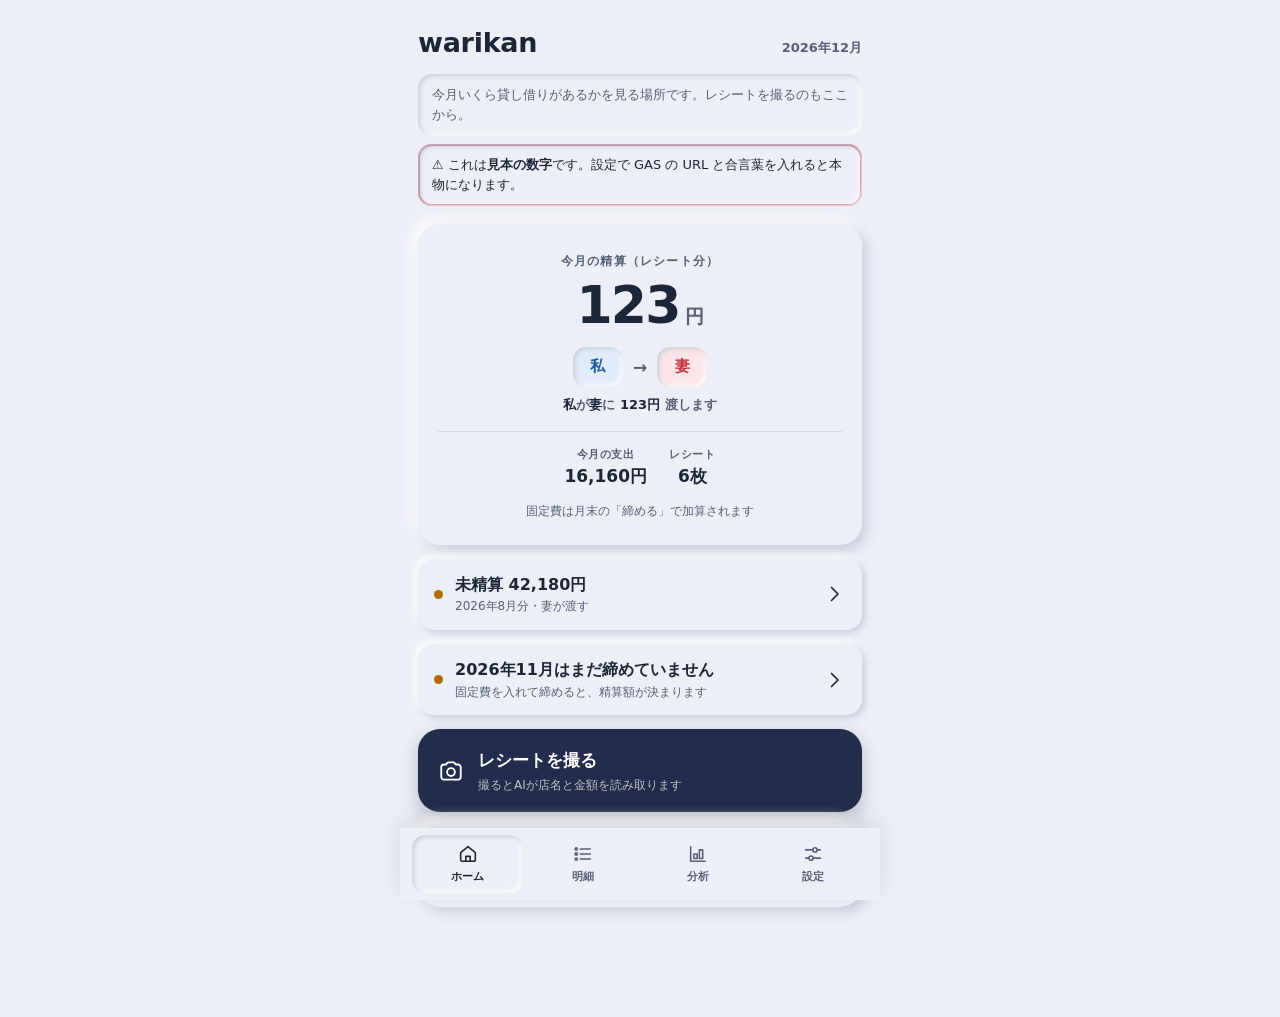
<file: index.html>
<!DOCTYPE html>
<html lang="ja">
<head>
  <meta charset="UTF-8">
  <meta name="viewport" content="width=device-width, initial-scale=1, viewport-fit=cover">
  <meta name="color-scheme" content="light dark">
  <title>warikan</title>
  <meta name="apple-mobile-web-app-title" content="warikan">
  <!-- アイコン（外部ファイルを増やさないよう SVG を直接書く）-->
  <link rel="icon" href="data:image/svg+xml,%3Csvg xmlns='http://www.w3.org/2000/svg' viewBox='0 0 32 32'%3E%3Crect width='32' height='32' rx='8' fill='%23232c4a'/%3E%3Cpath d='M16 5v22M9 11h14M9 21h14' stroke='%23fff' stroke-width='2.6' stroke-linecap='round'/%3E%3C/svg%3E">
  <link rel="stylesheet" href="style.css">
</head>
<body>

<svg class="sprite" aria-hidden="true">
  <symbol id="i-camera" viewBox="0 0 24 24"><path d="M3 8.6A2.6 2.6 0 0 1 5.6 6h1.5a1 1 0 0 0 .82-.43l.93-1.34A1 1 0 0 1 9.67 4h4.66a1 1 0 0 1 .82.43l.93 1.34A1 1 0 0 0 16.9 6h1.5A2.6 2.6 0 0 1 21 8.6v8.8a2.6 2.6 0 0 1-2.6 2.6H5.6A2.6 2.6 0 0 1 3 17.4z"/><circle cx="12" cy="13" r="3.6"/></symbol>
  <symbol id="i-pen" viewBox="0 0 24 24"><path d="M16.4 4.6a2.2 2.2 0 0 1 3.1 3.1L8.2 19l-4.2 1.1L5.1 16z"/><path d="M14.6 6.4 17.8 9.6"/></symbol>
  <symbol id="i-home" viewBox="0 0 24 24"><path d="M4 10.4 12 4l8 6.4v8.2A1.4 1.4 0 0 1 18.6 20H5.4A1.4 1.4 0 0 1 4 18.6z"/><path d="M9.6 20v-5.4h4.8V20"/></symbol>
  <symbol id="i-list" viewBox="0 0 24 24"><path d="M9 6.5h11M9 12h11M9 17.5h11"/><circle cx="4.6" cy="6.5" r="1.2"/><circle cx="4.6" cy="12" r="1.2"/><circle cx="4.6" cy="17.5" r="1.2"/></symbol>
  <symbol id="i-chart" viewBox="0 0 24 24"><path d="M4 20V4"/><path d="M4 20h16"/><rect x="7.5" y="12" width="3.6" height="5"/><rect x="13.5" y="7.5" width="3.6" height="9.5"/></symbol>
  <symbol id="i-cog" viewBox="0 0 24 24"><path d="M4 7.5h8M16.5 7.5H20M4 16.5h3.5M12 16.5h8"/><circle cx="14.2" cy="7.5" r="2.3"/><circle cx="9.8" cy="16.5" r="2.3"/></symbol>
  <symbol id="i-back" viewBox="0 0 24 24"><path d="M14.5 5.5 8 12l6.5 6.5"/></symbol>
  <symbol id="i-plus" viewBox="0 0 24 24"><path d="M12 5.5v13M5.5 12h13"/></symbol>
  <symbol id="i-send" viewBox="0 0 24 24"><path d="M4.5 12 20 4.6l-3.1 15.2-4.6-4.2z"/><path d="M12.3 15.6 9 19v-4.4L20 4.6"/></symbol>
  <symbol id="i-lock" viewBox="0 0 24 24"><rect x="4" y="10.2" width="16" height="9.8" rx="2.3"/><path d="M8.2 10.2V7.6a3.8 3.8 0 0 1 7.6 0v2.6"/></symbol>
  <symbol id="i-check" viewBox="0 0 24 24"><path d="M5 12.5 10 17.5 19 7"/></symbol>
  <symbol id="i-sync" viewBox="0 0 24 24"><path d="M20 12a8 8 0 1 1-2.35-5.65"/><path d="M20 4v4.6h-4.6"/></symbol>
  <symbol id="i-swap" viewBox="0 0 24 24"><path d="M4.5 8.5h14l-4-4M19.5 15.5h-14l4 4"/></symbol>
</svg>

<!-- ① ホーム -->
<section id="v-home" class="view">
  <header class="apphead"><h1 class="logo">warikan</h1><span class="month" id="home-month"></span></header>
  <p class="purpose">今月いくら貸し借りがあるかを見る場所です。レシートを撮るのもここから。</p>
  <p class="purpose warn" id="home-demo" hidden>⚠️ これは<b>見本の数字</b>です。設定で GAS の URL と合言葉を入れると本物になります。</p>

  <div class="hero raised">
    <p class="hero-label">今月の精算（レシート分）</p>
    <p class="hero-amount"><span id="home-amount">0</span><span class="unit">円</span></p>
    <div class="hero-flow" id="home-flow"></div>
    <p class="flow-words" id="home-words"></p>
    <div class="hero-mini">
      <div><span class="k">今月の支出</span><b id="home-spend">0円</b></div>
      <div><span class="k">レシート</span><b id="home-count">0枚</b></div>
    </div>
    <p class="hero-note">固定費は月末の「締める」で加算されます</p>
  </div>

  <button class="notice" id="home-unpaid" data-go="settle" hidden>
    <span class="notice-dot"></span>
    <span class="grow">未精算 <b id="unpaid-amt"></b><small id="unpaid-sub"></small></span>
    <svg class="ico flip"><use href="#i-back"/></svg>
  </button>

  <button class="notice" id="home-close" hidden>
    <span class="notice-dot"></span>
    <span class="grow"><span id="close-txt"></span><small>固定費を入れて締めると、精算額が決まります</small></span>
    <svg class="ico flip"><use href="#i-back"/></svg>
  </button>

  <label class="action primary">
    <svg class="ico"><use href="#i-camera"/></svg>
    <span class="action-txt">レシートを撮る<small>撮るとAIが店名と金額を読み取ります</small></span>
    <input type="file" id="camera" accept="image/*" capture="environment" hidden>
  </label>
  <button class="action" data-go="manual">
    <svg class="ico"><use href="#i-pen"/></svg>
    <span class="action-txt">金額だけ入力<small>レシートがない立て替え・現金用</small></span>
  </button>
</section>

<!-- ② 確認・仕訳 -->
<section id="v-review" class="view" hidden>
  <header class="subhead"><button class="iconbtn" id="r-back" data-go="home"><svg class="ico"><use href="#i-back"/></svg></button><h2 id="r-title">確認・仕訳</h2></header>
  <p class="purpose"><b>AI の読み取りを確かめて直す</b>場所です。品目ごとに 共通 → <span data-name="me">私</span> → <span data-name="wife">妻</span> をタップで選べます。</p>

  <button class="shot" id="r-shot" type="button">
    <img id="r-photo" alt="レシートの写真">
    <span class="shot-txt" id="noitems-txt"></span>
  </button>

  <div class="card">
    <div class="field-grid">
      <label class="field"><span>合計</span><input class="big" type="number" id="r-total" inputmode="numeric" placeholder="0"></label>
      <label class="field"><span>誰が払った？</span><button class="pill" id="r-payer" type="button">私</button></label>
    </div>
    <label class="field" style="margin:0"><span>店名</span><input type="text" id="r-store"></label>
    <label class="field" style="margin:12px 0 0"><span>日付</span><input type="date" id="r-date"></label>
  </div>

  <div class="card">
    <div class="track"><span class="seg common" id="sg-common"></span><span class="seg me" id="sg-me"></span><span class="seg wife" id="sg-wife"></span></div>
    <ul class="legend">
      <li><i class="dot common"></i>共通 <b id="sm-common">0円</b></li>
      <li><i class="dot me"></i><span data-name="me">私</span> <b id="sm-me">0円</b></li>
      <li><i class="dot wife"></i><span data-name="wife">妻</span> <b id="sm-wife">0円</b></li>
    </ul>
  </div>

  <div class="bulk" id="bulk">
    <span class="bulk-label">まとめて</span>
    <button type="button" data-bulk="common">全部 共通</button>
    <button type="button" data-bulk="me">全部 <span data-name="me">私</span></button>
    <button type="button" data-bulk="wife">全部 <span data-name="wife">妻</span></button>
  </div>

  <ul id="r-rows" class="rows compact"></ul>
  <button class="ghost" id="add-row"><svg class="ico"><use href="#i-plus"/></svg><span id="add-row-txt">行を追加</span></button>

  <div class="actionbar"><button class="submit" id="r-send"><svg class="ico"><use href="#i-send"/></svg>送る</button></div>
</section>

<!-- ②' 金額だけ入力 -->
<section id="v-manual" class="view" hidden>
  <header class="subhead"><button class="iconbtn" data-go="home"><svg class="ico"><use href="#i-back"/></svg></button><h2>金額だけ入力</h2></header>
  <p class="purpose">レシートがない立て替えや現金払いを、1 行だけで記録する場所です。</p>
  <div class="card">
    <label class="field"><span>金額</span><input type="number" id="m-amount" inputmode="numeric" placeholder="0"></label>
    <label class="field"><span>メモ</span><input type="text" id="m-memo" placeholder="例：ランチ立て替え"></label>
    <label class="field"><span>日付</span><input type="date" id="m-date"></label>
    <div class="field-grid">
      <label class="field"><span>費目</span><select id="m-cat"></select></label>
      <label class="field"><span>誰が払った？</span><button class="pill" id="m-payer" type="button" data-p="me">私</button></label>
    </div>
    <p class="sec-label" style="margin-top:6px">誰の分？</p>
    <div class="row common" id="m-row" style="margin:0">
      <div class="r-bot"><button class="share" id="m-share" type="button">共通<svg class="ico swap"><use href="#i-swap"/></svg></button></div>
    </div>
  </div>
  <div class="actionbar"><button class="submit" id="m-send"><svg class="ico"><use href="#i-send"/></svg>送る</button></div>
</section>

<!-- ③ 明細（レシート単位） -->
<section id="v-list" class="view" hidden>
  <header class="apphead"><h1 class="logo">明細</h1></header>
  <p class="purpose">登録したレシートを月ごとに見る場所です。カードを押すと<b>写真と中身</b>が開きます。</p>
  <div class="notice" id="demo-banner" hidden>
    <span class="notice-dot"></span>
    <span class="grow">デモのデータです<small>設定で GAS の URL と合言葉を入れると本物になります</small></span>
  </div>
  <div class="list-top">
    <div class="monthnav">
      <button type="button" id="prev-m" aria-label="前の月"><svg class="ico"><use href="#i-back"/></svg></button>
      <span class="mcenter"><span id="list-month"></span><small id="list-sum"></small></span>
      <button type="button" id="next-m" aria-label="次の月"><svg class="ico flip"><use href="#i-back"/></svg></button>
      <button type="button" id="refresh-m" aria-label="最新を取りに行く"><svg class="ico"><use href="#i-sync"/></svg></button>
    </div>
    <button class="closebar" data-go="close" type="button">
      <svg class="ico"><use href="#i-lock"/></svg>
      <span class="grow"><b id="list-close-txt">この月を締める</b><small id="list-close-sub">固定費を足して精算額を確定</small></span>
      <svg class="ico flip"><use href="#i-back"/></svg>
    </button>
  </div>
  <p class="sync" id="list-sync" hidden>最新を確認しています…</p>
  <div class="card">
    <div class="track"><span class="seg common" id="lg-common"></span><span class="seg me" id="lg-me"></span><span class="seg wife" id="lg-wife"></span></div>
    <ul class="legend">
      <li><i class="dot common"></i>共通 <b id="lm-common">0円</b></li>
      <li><i class="dot me"></i><span data-name="me">私</span> <b id="lm-me">0円</b></li>
      <li><i class="dot wife"></i><span data-name="wife">妻</span> <b id="lm-wife">0円</b></li>
    </ul>
    <div class="paidby">
      <div><span class="k me"><span data-name="me">私</span>が払った</span><b id="paid-me">0円</b></div>
      <div><span class="k wife"><span data-name="wife">妻</span>が払った</span><b id="paid-wife">0円</b></div>
    </div>
    <p class="paidby-note">レシート分だけの金額です。固定費は含みません</p>
  </div>
  <div class="card" id="lfx-card">
    <button class="fx-head" id="lfx-head" type="button" aria-expanded="false">
      <span class="caret">▶</span><span class="grow">この月の固定費</span><span class="fx-count" id="lfx-count"></span>
    </button>
    <div id="lfx-body" hidden>
      <p class="hint">金額を入れるとチェックが付きます。払わない月は 0 を入れてください。📷 で請求書などの写真も付けられます</p>
      <div id="lfx-list"></div>
    </div>
    <input type="file" id="lfx-file" accept="image/*" hidden>
  </div>
  <div id="list-cards"></div>
</section>

<!-- ④ レシート詳細 -->
<section id="v-detail" class="view" hidden>
  <header class="subhead"><button class="iconbtn" data-go="list"><svg class="ico"><use href="#i-back"/></svg></button><h2 id="d-title">レシート</h2></header>
  <p class="purpose">このレシートの写真と品目です。<b>二人とも同じもの</b>が見られます。</p>
  <div id="d-photo"></div>
  <div class="card">
    <table class="calc"><tbody id="d-head"></tbody></table>
  </div>
  <div class="card">
    <p class="field-title">誰がいくら負担するか</p>
    <table class="calc split"><tbody id="d-split"></tbody></table>
    <p class="hint" id="d-split-note" hidden></p>
  </div>
  <p class="sec-label">品目と誰の分か</p>
  <ul id="d-rows" class="rows compact readonly"></ul>

  <button class="action primary" id="d-edit" type="button">
    <svg class="ico"><use href="#i-pen"/></svg>
    <span class="action-txt">このレシートを直す<small>店名・日付・金額・誰の分か</small></span>
  </button>
  <div class="d-photo-ops">
    <label class="ghost" id="d-photo-set">
      <svg class="ico"><use href="#i-camera"/></svg><span id="d-photo-set-txt">写真を差し替える</span>
      <input type="file" id="d-photo-file" accept="image/*" hidden>
    </label>
    <button class="ghost" id="d-photo-del" type="button">写真だけ消す</button>
  </div>
  <button class="danger" id="d-delete" type="button">このレシートを削除</button>
  <p class="hint center">削除したレシートはスプレッドシートの「ゴミ箱」に残るので、あとから戻せます</p>
</section>

<!-- ⑤ 月末締め -->
<section id="v-close" class="view" hidden>
  <header class="subhead"><button class="iconbtn" data-go="list"><svg class="ico"><use href="#i-back"/></svg></button><h2>月末締め</h2></header>
  <p class="purpose">その月の固定費を入れて、<b>精算額を確定する</b>場所です。締めたあとに直すと、確認のうえ差額が未精算に足されます。</p>

  <div class="card">
    <p class="field-title">この月の固定費を入れる</p>
    <p class="hint" id="c-range" style="margin-top:0"></p>
    <p class="hint" style="margin-top:0">電気代などは<b>請求が来た月</b>に入れます（8月分の請求が9月に来たら9月に入れる）。空欄のままだと締められません</p>
    <div id="fx-list" class="rows"></div>
    <button class="ghost" id="fx-add"><svg class="ico"><use href="#i-plus"/></svg>今月だけの項目を足す</button>
  </div>

  <div class="hero raised">
    <p class="hero-label" id="c-month"></p>
    <p class="hero-amount"><span id="c-amount">0</span><span class="unit">円</span></p>
    <div class="hero-flow" id="c-flow"></div>
  </div>

  <div class="card">
    <p class="field-title">何を合計したか</p>
    <table class="calc"><tbody id="c-parts"></tbody></table>
  </div>
  <div class="card">
    <p class="field-title">計算の内訳</p>
    <table class="calc" id="c-table"></table>
    <p class="hint" id="c-note"></p>
  </div>

  <div class="actionbar"><button class="submit" id="c-do"><svg class="ico"><use href="#i-lock"/></svg>この月を締める</button></div>
</section>

<!-- ⑥ 分析 -->
<section id="v-stats" class="view" hidden>
  <header class="apphead"><h1 class="logo">分析</h1><span class="month" id="stats-month"></span></header>
  <p class="purpose">何にいくら使ったかを見る場所です。先月とも比べられます。</p>

  <p class="hint center" id="stats-empty" hidden>この月のレシートはまだありません</p>

  <div class="card" id="stats-cats">
    <p class="field-title">費目別の支出（今月）</p>
    <div class="bars" id="cat-chart"></div>
  </div>

  <div class="card" id="stats-share">
    <p class="field-title">誰のものか</p>
    <div class="track"><span class="seg common" id="tg-common"></span><span class="seg me" id="tg-me"></span><span class="seg wife" id="tg-wife"></span></div>
    <ul class="legend">
      <li><i class="dot common"></i>共通 <b id="tm-common">0円</b></li>
      <li><i class="dot me"></i><span data-name="me">私</span> <b id="tm-me">0円</b></li>
      <li><i class="dot wife"></i><span data-name="wife">妻</span> <b id="tm-wife">0円</b></li>
    </ul>
  </div>

  <div class="card">
    <p class="field-title">先月との比較</p>
    <p class="hint" id="stats-early" hidden style="margin-top:0"></p>
    <div class="cmp" id="compare"></div>
  </div>
</section>

<!-- ⑦ 精算の記録 -->
<section id="v-settle" class="view" hidden>
  <header class="subhead"><button class="iconbtn" data-go="home"><svg class="ico"><use href="#i-back"/></svg></button><h2>精算の記録</h2></header>
  <p class="purpose">実際にお金を<b>渡した／受け取った</b>ことを記録する場所です。</p>

  <div class="hero raised">
    <p class="hero-label">未精算</p>
    <p class="hero-amount"><span id="s-amount">0</span><span class="unit">円</span></p>
    <div class="hero-flow" id="s-flow"></div>
  </div>

  <div class="card">
    <p class="field-title">渡した／受け取ったを記録する</p>
    <p class="hint" style="margin-top:0"><b id="s-month"></b>の精算です。記録する日付は今日でかまいません</p>
    <div class="field-grid">
      <label class="field"><span>日付</span><input type="date" id="s-date"></label>
      <label class="field"><span>方法</span><select id="s-method"><option>振込</option><option>現金</option><option>PayPay</option><option>その他</option></select></label>
      <label class="field wide"><span>金額</span><input type="number" id="s-amt" inputmode="numeric"></label>
      <label class="field wide"><span>向き</span><button class="pill" id="s-dir" type="button" data-dir="wife_to_me"></button></label>
    </div>
    <label class="field"><span>メモ</span><input type="text" id="s-memo" placeholder="例：9月分"></label>
    <button class="submit" id="s-save" style="min-height:52px;font-size:17px"><svg class="ico"><use href="#i-check"/></svg>記録する</button>
  </div>

  <div class="card">
    <p class="field-title">これまでの精算</p>
    <div id="s-hist"></div>
  </div>
</section>

<!-- ⑧ 設定 -->
<section id="v-settings" class="view" hidden>
  <header class="apphead"><h1 class="logo">設定</h1></header>
  <p class="purpose">GAS の URL と合言葉、2人の呼び名、このスマホがどちらのものかを決める場所です。<b>最初に 1 回だけ</b>やれば十分です。</p>

  <div class="card">
    <p class="field-title">2人の呼び名</p>
    <p class="hint" style="margin-top:0">画面の「私」「妻」がこの名前になります。色は変わりません（<b style="color:var(--fill-me)">青</b>・<b style="color:var(--fill-wife)">赤</b>）。2台で共通です</p>
    <div class="field-grid one">
      <label class="field"><span><i class="dot me"></i> 青の人</span><input type="text" id="name-me" maxlength="10" placeholder="私"></label>
      <label class="field"><span><i class="dot wife"></i> 赤の人</span><input type="text" id="name-wife" maxlength="10" placeholder="妻"></label>
    </div>
    <button class="ghost" id="name-save" type="button"><svg class="ico"><use href="#i-check"/></svg>呼び名を保存</button>
    <p class="field-title" style="margin-top:16px">このスマホの持ち主</p>
    <div class="segmented">
      <label><input type="radio" name="owner" value="me" checked><span data-name="me">私</span></label>
      <label><input type="radio" name="owner" value="wife"><span data-name="wife">妻</span></label>
    </div>
  </div>

  <div class="card">
    <p class="field-title">つなぎ先</p>
    <label class="field"><span>GAS の Web App URL</span><input type="text" id="cfg-url" inputmode="url" placeholder="https://script.google.com/macros/s/…/exec"></label>
    <p class="hint" style="margin-top:-6px">貼るのは Apps Script の「デプロイ」で出る <b>末尾が /exec</b> の URL です（スプレッドシートの URL ではありません）</p>
    <label class="field"><span>合言葉</span><input type="text" id="cfg-secret" placeholder="2人で決めた合言葉"></label>
    <button class="submit" id="cfg-test" style="min-height:52px;font-size:17px"><svg class="ico"><use href="#i-check"/></svg>保存してつながるか試す</button>
    <p class="hint" id="cfg-state"></p>
    <p class="hint">この2つはこの端末の中だけに保存されます。リポジトリには入りません</p>
  </div>

  <div class="card">
    <p class="field-title">固定費テンプレート</p>
    <p class="hint" style="margin-top:0">1回登録すれば毎月の締めで呼び出されます。誰が払うか・誰の分かはここで決めます</p>
    <div id="tpl-list" class="rows"></div>
    <div class="tpl-new">
      <label class="field"><span>名前</span><input type="text" id="tpl-name" placeholder="例：家賃・電気代・Netflix"></label>
      <label class="field"><span>毎月の金額</span><input type="number" id="tpl-amt" inputmode="numeric" placeholder="空欄＝毎月入力"></label>
    </div>
    <button class="ghost" id="tpl-add"><svg class="ico"><use href="#i-plus"/></svg>固定費を追加</button>
  </div>

  <div class="card">
    <p class="field-title">レシート写真</p>
    <label class="field"><span>保存期間</span><select id="keep"><option>2か月（62日）</option><option>6か月</option><option>1年</option><option>ずっと残す</option></select></label>
    <p class="hint">Google ドライブに保存します。期間を過ぎた写真は自動で消えます。文字のデータは残ります</p>
  </div>

  <button class="danger">端末内のデータを全部消す</button>
</section>

<nav class="tabbar" id="tabbar">
  <button data-go="home" data-tab="home"><svg class="ico"><use href="#i-home"/></svg><span>ホーム</span></button>
  <button data-go="list" data-tab="list"><svg class="ico"><use href="#i-list"/></svg><span>明細</span></button>
  <button data-go="stats" data-tab="stats"><svg class="ico"><use href="#i-chart"/></svg><span>分析</span></button>
  <button data-go="settings" data-tab="settings"><svg class="ico"><use href="#i-cog"/></svg><span>設定</span></button>
</nav>

<div id="toast" hidden></div>
<script src="api.js"></script>
<script src="app.js"></script>
</body>
</html>
</file>
<file: style.css>
/* warikan v2 / やわらかい凹凸 + 支払対象を主役にした配色 */

:root {
  --bg: #eceff6;
  --sd: #c7cddc;
  --sl: #ffffff;
  --text: #1e2536;
  --muted: #585f75;   /* 薄い背景の上でも読める濃さ（明るさの比 5.5）*/
  --line: rgba(30,37,54,.11);

  /* 主要な操作の色。グラデーションはやめて濃い藍1色 */
  --accent: #232c4a;
  --accent-ink: #ffffff;
  --danger: #b3283f;
  --warn: #b06a00;
  --ok: #0e7350;

  /* 支払対象の色。dataviz の検証を通した組み合わせ（積み上げ順 共通→私→妻） */
  --common: #1baf7a;
  --me: #2a78d6;
  --wife: #e0454f;
  /* 行の下地（薄い） */
  --tint-common: #e3f4ed;
  --tint-me: #e2ebfa;
  --tint-wife: #fbe5e6;
  /* 大きなボタンの塗り。白文字が読める濃さにしてある */
  --fill-common: #0e7350;
  --fill-me: #1f5aa8;
  --fill-wife: #c42f3b;
  --fill-ink: #ffffff;
  /* 費目グラフは1系列なので単色 */
  --chart-1: #eb6834;

  --r-lg: 22px; --r-md: 16px; --r-sm: 13px;
  --sh-up: 5px 5px 13px var(--sd), -5px -5px 13px var(--sl);
  --sh-up-sm: 3px 3px 7px var(--sd), -3px -3px 7px var(--sl);
  --sh-in: inset 4px 4px 9px var(--sd), inset -4px -4px 9px var(--sl);
  --sh-in-sm: inset 2px 2px 5px var(--sd), inset -2px -2px 5px var(--sl);
}

@media (prefers-color-scheme: dark) {
  :root:not([data-theme="light"]) {
    --bg: #21242c; --sd: #191b21; --sl: #292d37;
    --text: #e8ebf3; --muted: #99a1b5; --line: rgba(232,235,243,.13);
    --accent: #e4e8f4; --accent-ink: #1a1d25;
    --danger: #ff8095; --warn: #e6a33f; --ok: #48d39a;
    --common: #199e70; --me: #5b9ff2; --wife: #ee7078;
    --tint-common: #1c2a26; --tint-me: #1c2531; --tint-wife: #2d1f21;
    --fill-common: #199e70; --fill-me: #5b9ff2; --fill-wife: #ee7078;
    --fill-ink: #14171f;
    --chart-1: #d95926;
  }
}
:root[data-theme="dark"] {
  --bg: #21242c; --sd: #191b21; --sl: #292d37;
  --text: #e8ebf3; --muted: #99a1b5; --line: rgba(232,235,243,.13);
  --accent: #e4e8f4; --accent-ink: #1a1d25;
  --danger: #ff8095; --warn: #e6a33f; --ok: #48d39a;
  --common: #199e70; --me: #5b9ff2; --wife: #ee7078;
  --tint-common: #1c2a26; --tint-me: #1c2531; --tint-wife: #2d1f21;
  --fill-common: #199e70; --fill-me: #5b9ff2; --fill-wife: #ee7078;
  --fill-ink: #14171f;
  --chart-1: #d95926;
}

* { box-sizing: border-box; -webkit-tap-highlight-color: transparent; }

body {
  /* --tabh は下タブの高さ。送るボタンと本文の下余白がこれを基準に避ける */
  --tabh: 72px;
  margin: 0 auto; padding: 22px 18px calc(var(--tabh) + 26px + env(safe-area-inset-bottom));
  max-width: 480px; background: var(--bg); color: var(--text);
  font-family: -apple-system, BlinkMacSystemFont, "Hiragino Sans", "Noto Sans JP", system-ui, sans-serif;
  font-size: 16px; line-height: 1.55; font-variant-numeric: tabular-nums;
  -webkit-font-smoothing: antialiased;
}

.sprite { display: none; }
.ico { width: 24px; height: 24px; flex: none; fill: none; stroke: currentColor; stroke-width: 1.7; stroke-linecap: round; stroke-linejoin: round; }
.ico.flip { transform: rotate(180deg); }

/* 見出し */
.apphead { display: flex; align-items: baseline; justify-content: space-between; margin-bottom: 20px; }
.logo { margin: 0; font-size: 27px; font-weight: 800; letter-spacing: -.01em; }
.month { color: var(--muted); font-size: 13px; font-weight: 700; }
.subhead { display: flex; align-items: center; gap: 12px; margin-bottom: 18px; }

/* 各画面の「ここで何をするか」の一行説明 */
.purpose { margin: -10px 0 18px; padding: 11px 14px; border-radius: 14px;
  background: var(--bg); box-shadow: var(--sh-in-sm);
  color: var(--muted); font-size: 13px; line-height: 1.55; }
.purpose b { color: var(--text); }
.purpose.warn { box-shadow: var(--sh-in-sm), inset 0 0 0 2px var(--danger); color: var(--text); }
.subhead h2 { margin: 0; font-size: 19px; font-weight: 800; letter-spacing: -.01em; }

.card { background: var(--bg); box-shadow: var(--sh-up); border-radius: var(--r-lg); padding: 16px; margin-bottom: 14px; }
.raised { background: var(--bg); box-shadow: var(--sh-up); border-radius: var(--r-lg); }
.hint { color: var(--muted); font-size: 13px; margin: 10px 2px; }
.hint.center { text-align: center; }
.field-title { margin: 0 0 4px; font-size: 13px; font-weight: 800; color: var(--muted); letter-spacing: .04em; }
.sec-label { font-size: 13px; font-weight: 800; color: var(--muted); letter-spacing: .04em; margin: 18px 2px 8px; }

button, .action { font: inherit; color: var(--text); cursor: pointer; border: 0; background: var(--bg); text-align: left; }
button:active, .action:active { transform: scale(.985); }
button, .action, .pill, input, select { transition: box-shadow .16s ease, transform .1s ease, background .16s ease; }
button:focus { outline: none; }
button:focus-visible, input:focus-visible, select:focus-visible { outline: 2px solid var(--me); outline-offset: 2px; }

.iconbtn { width: 46px; height: 46px; display: grid; place-items: center; border-radius: var(--r-sm); box-shadow: var(--sh-up-sm); }
.iconbtn:active { box-shadow: var(--sh-in-sm); }

/* ホームの精算カード */
.hero { padding: 28px 20px 24px; text-align: center; margin-bottom: 14px; }
.hero-label { margin: 0; font-size: 12px; font-weight: 800; color: var(--muted); letter-spacing: .1em; }
.hero-amount { margin: 8px 0 16px; font-size: 52px; font-weight: 800; line-height: 1; letter-spacing: -.035em; }
.hero-amount .unit { font-size: 19px; font-weight: 700; margin-left: 5px; color: var(--muted); letter-spacing: 0; }
.hero-flow { display: flex; align-items: center; justify-content: center; gap: 10px; min-height: 40px; }
.who { min-width: 50px; padding: 8px 15px; border-radius: var(--r-sm); font-weight: 800; font-size: 15px; box-shadow: var(--sh-in-sm); }
.who.me { color: var(--fill-me); background: var(--tint-me); }
.who.wife { color: var(--fill-wife); background: var(--tint-wife); }
.arrow { color: var(--muted); font-size: 17px; font-weight: 800; }
.flow-none { color: var(--muted); font-size: 15px; font-weight: 700; }
/* 矢印だけだと向きを取り違えるので、言葉でも書く */
.flow-words { margin: 8px 0 0; font-size: 13px; font-weight: 700; color: var(--muted); }
.flow-words b { color: var(--text); }

/* ホーム：精算カードの中の補足（今月の支出・レシート枚数） */
.hero-mini { display: flex; justify-content: center; gap: 22px; margin-top: 16px; padding-top: 14px; border-top: 1px solid var(--line); }
.hero-mini div { text-align: center; }
.hero-mini .k { display: block; font-size: 11px; font-weight: 800; letter-spacing: .06em; color: var(--muted); }
.hero-mini b { font-size: 17px; font-weight: 800; }
.hero-note { margin: 12px 0 0; font-size: 12px; color: var(--muted); }

/* 通知バナー */
.notice { display: flex; align-items: center; gap: 12px; width: 100%; padding: 14px 16px; margin-bottom: 14px; border-radius: var(--r-md); box-shadow: var(--sh-up-sm); font-weight: 700; }
.notice small { display: block; font-weight: 500; font-size: 12px; color: var(--muted); }
.notice .grow { flex: 1; }
.notice-dot { width: 9px; height: 9px; border-radius: 50%; background: var(--warn); flex: none; }
.notice.done { color: var(--ok); }

/* 大きな操作ボタン */
.action { display: flex; align-items: center; gap: 14px; width: 100%; padding: 18px 20px; margin-bottom: 12px; border-radius: var(--r-lg); box-shadow: var(--sh-up); font-size: 17px; font-weight: 800; }
.action:active { box-shadow: var(--sh-in); }
.action .ico { width: 26px; height: 26px; }
.action-txt small { display: block; font-size: 12px; font-weight: 500; opacity: .7; margin-top: 2px; letter-spacing: 0; }
.action.primary { background: var(--accent); color: var(--accent-ink); box-shadow: 0 6px 18px rgba(35,44,74,.28); }
.action.primary:active { box-shadow: inset 3px 3px 9px rgba(0,0,0,.3); }

/* 入力 */
.field-grid { display: grid; grid-template-columns: 1fr 1fr; gap: 12px; }
.field { display: block; margin: 0 0 12px; }
.field > span { display: block; font-size: 12px; font-weight: 800; color: var(--muted); margin-bottom: 6px; letter-spacing: .02em; }
input[type="text"], input[type="number"], input[type="date"], select {
  width: 100%; min-height: 46px; padding: 10px 14px; font: inherit; color: var(--text);
  background: var(--bg); border: 0; border-radius: var(--r-sm); box-shadow: var(--sh-in-sm);
}
input:focus, select:focus { outline: none; box-shadow: var(--sh-in-sm), 0 0 0 2px var(--me); }
/* 合計は読み違えたら困る数字なので大きく */
input.big { min-height: 54px; font-size: 22px; font-weight: 800; }
input::placeholder { color: var(--muted); opacity: .65; }
.pill { width: 100%; min-height: 46px; border-radius: var(--r-sm); font-weight: 800; text-align: center; box-shadow: var(--sh-up-sm); }
.pill:active { box-shadow: var(--sh-in-sm); }

/* 月の切替 */
.monthnav { display: flex; align-items: center; gap: 8px; margin-bottom: 14px; }
.monthnav .mcenter { flex: 1; text-align: center; min-width: 0; }
.monthnav .mcenter > span { display: block; font-size: 17px; font-weight: 800; }
.monthnav .mcenter small { display: block; font-size: 12px; color: var(--muted); }
.monthnav button { width: 46px; height: 46px; display: grid; place-items: center; border-radius: var(--r-sm); box-shadow: var(--sh-up-sm); }
.monthnav button:active { box-shadow: var(--sh-in-sm); }
.monthnav button:disabled { opacity: .3; box-shadow: none; }

/* 確認・仕訳：写真は小さな見出しにする（押すと拡大） */
.shot:has(img[hidden]) { grid-template-columns: 1fr; }
.shot { display: grid; grid-template-columns: 76px 1fr; gap: 13px; align-items: center; width: 100%;
  padding: 11px; margin-bottom: 14px; border-radius: 18px; box-shadow: var(--sh-up-sm); }
.shot img { width: 76px; height: 76px; border-radius: 14px; object-fit: cover; box-shadow: var(--sh-in-sm); background: var(--bg); }
.shot .shot-txt { font-size: 12.5px; color: var(--muted); line-height: 1.5; text-align: left; }
.shot .shot-txt b { display: block; color: var(--text); font-size: 14px; font-weight: 800; margin-bottom: 2px; }
.shot:active { box-shadow: var(--sh-in-sm); }
/* 拡大表示 */
.lightbox { position: fixed; inset: 0; z-index: 30; display: grid; place-items: center; padding: 18px;
  background: rgba(0,0,0,.82); }
.lightbox img { max-width: 100%; max-height: 100%; border-radius: 14px; }

/* 分析：費目別の棒。1系列なので単色、長さだけで比べる */
.bars { display: flex; flex-direction: column; gap: 9px; }
.bar { display: grid; grid-template-columns: 62px 1fr 64px; gap: 9px; align-items: center; }
.bar .catname { font-size: 12.5px; font-weight: 700; color: var(--muted); text-align: right;
  overflow: hidden; text-overflow: ellipsis; white-space: nowrap; }
.bar .lane { height: 14px; border-radius: 999px; box-shadow: var(--sh-in-sm); overflow: hidden; }
.bar .fill { display: block; height: 100%; background: var(--chart-1); border-radius: 0 5px 5px 0; }
/* 返品・割引でマイナスになった費目は、塗りつぶさず縞にして区別する */
.bar .fill.minus { background: repeating-linear-gradient(135deg,
  var(--chart-1) 0 4px, transparent 4px 8px); box-shadow: inset 0 0 0 1px var(--chart-1); }
.bar .v { font-size: 12.5px; font-weight: 800; text-align: right; }

/* 分析：先月との比較 */
.cmp { display: flex; flex-direction: column; }
.cmprow { display: flex; align-items: baseline; justify-content: space-between; gap: 10px;
  padding: 11px 0; border-bottom: 1px solid var(--line); font-size: 14px; }
.cmprow:last-child { border-bottom: 0; }
.cmprow b { font-size: 17px; font-weight: 800; }
.cmprow .delta { font-size: 15px; font-weight: 800; }
.cmprow .delta.up { color: var(--danger); }
.cmprow .delta.down { color: var(--ok); }
.cmprow .delta.same { color: var(--muted); }

/* 詳細画面：写真の操作は横に2つ並べる */
.d-photo-ops { display: grid; grid-template-columns: 1fr 1fr; gap: 10px; margin: 4px 0 12px; }
.d-photo-ops .ghost { display: flex; align-items: center; justify-content: center; gap: 6px;
  min-height: 48px; font-size: 14px; cursor: pointer; }
.d-photo-ops .ghost .ico { width: 20px; height: 20px; }
#d-edit { margin-top: 16px; }
/* 固定費を追加する入力欄 */
.tpl-new { display: grid; grid-template-columns: 1.4fr 1fr; gap: 10px; margin-top: 12px; }
/* 固定費の行の削除ボタン */
.fx .tpl-del { margin-left: auto; }

/* 裏で最新を取りに行っているときの小さな印（画面は止めない） */
.sync { margin: -6px 2px 10px; font-size: 12px; color: var(--muted); }
.sync::before { content: ''; display: inline-block; width: 7px; height: 7px; margin-right: 7px;
  border-radius: 50%; background: var(--warn); animation: syncPulse 1.1s ease-in-out infinite; }
@keyframes syncPulse { 50% { opacity: .25; } }

/* 日付の区切り */
.daysep { display: flex; align-items: center; gap: 10px; margin: 16px 2px 10px; }
.daysep span { font-size: 12px; font-weight: 800; color: var(--muted); letter-spacing: .03em; }
.daysep i { flex: 1; height: 1px; background: var(--line); }
.daysep:first-child { margin-top: 4px; }

/* レシートカード */
.rcard { display: grid; grid-template-columns: 64px minmax(0, 1fr); gap: 13px; width: 100%; padding: 11px; margin-bottom: 10px; border-radius: 18px; box-shadow: var(--sh-up-sm); }
.rcard > div { min-width: 0; }                       /* これが無いと長い店名で枠を押し広げる */
.rcard .thumb { width: 64px; height: 64px; border-radius: 14px; object-fit: cover; box-shadow: var(--sh-in-sm); }
.rcard .nophoto { width: 64px; height: 64px; border-radius: 14px; display: grid; place-items: center; color: var(--muted); box-shadow: var(--sh-in-sm); font-size: 11px; text-align: center; line-height: 1.2; }
/* 支払った人の札。青＝私、桃＝妻 */
.chip { font-size: 10.5px; font-weight: 800; padding: 2px 9px; border-radius: 999px; }
.chip.me { color: var(--fill-me); background: var(--tint-me); }
.chip.wife { color: var(--fill-wife); background: var(--tint-wife); }
.rcard .top { display: flex; align-items: baseline; justify-content: space-between; gap: 8px; }
/* 店名は小さい字で折り返す。3行まで（保存される店名は60文字まで） */
.rcard .store { min-width: 0; font-weight: 800; font-size: 14px; line-height: 1.3;
  display: -webkit-box; -webkit-box-orient: vertical; -webkit-line-clamp: 3;
  overflow: hidden; overflow-wrap: anywhere; }
.rcard .total { font-weight: 800; font-size: 16px; flex: none; white-space: nowrap; }
.rcard .meta { font-size: 12px; color: var(--muted); margin: 2px 0 8px; }

/* 誰がいくら払ったか（負担ではなく、財布から出た額） */
.paidby { display: flex; gap: 10px; margin-top: 12px; padding-top: 11px; border-top: 1px solid var(--line); }
.paidby div { flex: 1; min-width: 0; text-align: center; }
.paidby .k { display: block; font-size: 11px; font-weight: 800; letter-spacing: .04em; }
.paidby .k.me { color: var(--fill-me); }
.paidby .k.wife { color: var(--fill-wife); }
.paidby b { font-size: 15px; font-weight: 800; }
.paidby-note { margin: 7px 0 0; font-size: 11px; color: var(--muted); text-align: center; }

/* 支払対象の帯（積み上げ順 共通→私→妻） */
.track { display: flex; height: 10px; border-radius: 99px; overflow: hidden; background: var(--bg); box-shadow: var(--sh-in-sm); }
.seg { min-width: 0; }
.seg.common { background: var(--common); }
.seg.me { background: var(--me); }
.seg.wife { background: var(--wife); }
.seg + .seg { border-left: 2px solid var(--bg); }
.legend { display: flex; flex-wrap: wrap; gap: 4px 14px; list-style: none; padding: 0; margin: 10px 0 0; font-size: 12px; color: var(--muted); }
.legend li { display: flex; align-items: center; gap: 5px; }
.legend b { color: var(--text); font-size: 12px; font-weight: 800; }
.dot { width: 9px; height: 9px; border-radius: 50%; flex: none; }
.dot.common { background: var(--common); }
.dot.me { background: var(--me); }
.dot.wife { background: var(--wife); }

/* 一括切替 */
.bulk { display: flex; align-items: center; gap: 8px; }
.bulk-label { font-size: 12px; font-weight: 800; color: var(--muted); flex: none; }
.bulk button { flex: 1; min-height: 44px; border-radius: var(--r-sm); font-size: 13px; font-weight: 800; text-align: center; box-shadow: var(--sh-up-sm); }
.bulk button:active { box-shadow: var(--sh-in-sm); }
.bulk button[data-bulk="common"] { color: var(--fill-common); }
.bulk button[data-bulk="me"] { color: var(--fill-me); }
.bulk button[data-bulk="wife"] { color: var(--fill-wife); }

/* ===== 明細の行。支払対象のボタンを主役にする ===== */
.rows { list-style: none; padding: 0; margin: 0; }
.row {
  padding: 12px; margin-bottom: 12px; border-radius: 18px;
  background: var(--tint-common); box-shadow: var(--sh-up-sm);
  border-left: 6px solid var(--common);
}
.row.me { background: var(--tint-me); border-left-color: var(--me); }
.row.wife { background: var(--tint-wife); border-left-color: var(--wife); }
.row.adjust { opacity: .68; }

.r-top { display: flex; align-items: center; gap: 8px; margin-bottom: 10px; }
.r-top .name { flex: 1; min-width: 0; min-height: 40px; padding: 6px 10px; border-radius: 11px; background: transparent; box-shadow: none; font-size: 15px; font-weight: 600; }
.r-top .name:focus { background: var(--bg); box-shadow: var(--sh-in-sm); }
.r-top .static { flex: 1; min-width: 0; font-size: 15px; font-weight: 700; }
.r-amt { display: flex; align-items: center; gap: 4px; flex: none; }
.r-amt input { width: 104px; min-height: 40px; padding: 6px 8px; border-radius: 11px; background: transparent; box-shadow: none; text-align: right; font-size: 16px; font-weight: 800; }
.r-amt input:focus { background: var(--bg); box-shadow: var(--sh-in-sm); }
.r-amt .cur, .r-amt .fixed { font-size: 13px; font-weight: 700; color: var(--muted); }
.r-amt .fixed { font-size: 16px; color: var(--text); font-weight: 800; }

.r-bot { display: flex; align-items: center; gap: 8px; }

/* 詰めた行：1画面に入る品目を増やす。左に品名と金額、右に支払対象 */
.rows.compact .row { display: grid; grid-template-columns: minmax(0,1fr) 96px 30px; gap: 8px;
  align-items: center; padding: 9px 10px; margin-bottom: 8px; border-radius: 15px; border-left-width: 4px; }
.rows.compact .del { width: 30px; min-height: 40px; padding: 0; font-size: 18px; }
.rows.compact .r-main { min-width: 0; }
.rows.compact .name { width: 100%; min-height: 34px; padding: 3px 7px; border-radius: 9px;
  background: transparent; box-shadow: none; font-size: 15px; font-weight: 700; }
.rows.compact .name:focus { background: var(--bg); box-shadow: var(--sh-in-sm); }
.rows.compact .static { display: block; font-size: 15px; font-weight: 700; padding: 3px 7px;
  overflow: hidden; text-overflow: ellipsis; white-space: nowrap; }
.rows.compact .r-sub { display: flex; align-items: center; gap: 7px; padding-left: 7px; }
.rows.compact .r-amt { gap: 2px; }
.rows.compact .r-amt input { width: 86px; min-height: 32px; padding: 2px 6px; font-size: 15px; }
.rows.compact .cat { flex: 0 1 auto; width: auto; min-width: 0; min-height: 32px; padding: 0 9px; font-size: 11.5px; border-radius: 9px; }
.rows.compact .share { min-height: 50px; font-size: 16px; }
.rows.compact .fixed { font-size: 14px; font-weight: 800; color: var(--muted); }
.rows.compact .catq { font-size: 11.5px; font-weight: 700; color: var(--muted);
  padding: 2px 9px; border-radius: 999px; box-shadow: var(--sh-in-sm); }
/* 詳細画面は見るだけ。押せそうに見せない */
.rows.readonly .row { grid-template-columns: minmax(0,1fr) 96px; }
.rows.readonly .share.plain { box-shadow: none; opacity: .95; }


/* 費目（種別）は控えめな小バッジ */
.cat {
  flex: none; width: 66px; min-height: 40px; padding: 0 6px; border-radius: 11px;
  font-size: 12px; font-weight: 700; text-align: center; color: var(--muted);
  background: var(--bg); box-shadow: var(--sh-up-sm);
  overflow: hidden; text-overflow: ellipsis; white-space: nowrap;
}
.cat:active { box-shadow: var(--sh-in-sm); }

/* 支払対象＝一番大きく、色で塗る */
.share {
  flex: 1; min-height: 54px; border-radius: 14px;
  display: flex; align-items: center; justify-content: center; gap: 8px;
  font-size: 18px; font-weight: 800; letter-spacing: .02em;
  background: var(--fill-common); color: var(--fill-ink);
  box-shadow: 0 3px 10px rgba(0,0,0,.14);
}
.row.me .share { background: var(--fill-me); }
.row.wife .share { background: var(--fill-wife); }
.share:active { box-shadow: inset 3px 3px 8px rgba(0,0,0,.3); }
.share:disabled { background: var(--bg); color: var(--muted); box-shadow: var(--sh-in-sm); }
.share .swap { width: 17px; height: 17px; opacity: .8; }
.share .rule { font-size: 13px; }

.del { width: 44px; height: 44px; flex: none; border-radius: 50%; display: grid; place-items: center; font-size: 19px; color: var(--muted); background: transparent; }
.del:active { box-shadow: var(--sh-in-sm); }

.ghost { display: flex; align-items: center; justify-content: center; gap: 8px; width: 100%; min-height: 48px; border-radius: var(--r-sm); color: var(--muted); font-weight: 800; font-size: 14px; box-shadow: var(--sh-in-sm); margin-top: 4px; }
.ghost:active { box-shadow: var(--sh-up-sm); }

/* 送信バー */
.actionbar { position: sticky; bottom: calc(var(--tabh) + env(safe-area-inset-bottom)); z-index: 11; margin: 18px -18px 0; padding: 14px 18px calc(14px + env(safe-area-inset-bottom)); background: linear-gradient(to top, var(--bg) 62%, transparent); }
.submit { display: flex; align-items: center; justify-content: center; gap: 10px; width: 100%; min-height: 60px; border-radius: 18px; font-size: 19px; font-weight: 800; background: var(--accent); color: var(--accent-ink); box-shadow: 0 6px 20px rgba(35,44,74,.3); }
.submit:disabled { background: var(--bg); color: var(--muted); box-shadow: var(--sh-in-sm); }
.submit:active:not(:disabled) { box-shadow: inset 3px 3px 9px rgba(0,0,0,.32); }

/* レシート詳細 */
.photo { width: 100%; border-radius: var(--r-lg); box-shadow: var(--sh-up-sm); margin-bottom: 14px; }
.photo-none { padding: 26px 16px; text-align: center; color: var(--muted); font-size: 13px; border-radius: var(--r-lg); box-shadow: var(--sh-in-sm); margin-bottom: 14px; }

/* 計算表 */
.calc { width: 100%; border-collapse: collapse; font-size: 14px; }
.calc th, .calc td { padding: 10px 2px; text-align: right; border-bottom: 1px solid var(--line); }
.calc th { font-size: 12px; color: var(--muted); font-weight: 800; }
.calc th:first-child, .calc td:first-child { text-align: left; color: var(--muted); font-weight: 700; }
.calc tr:last-child th, .calc tr:last-child td { border-bottom: 0; }
.calc .total td { font-weight: 800; color: var(--text); }
/* レシート詳細の小計。色の丸で「共通・私・妻」を帯グラフと同じ色で示す */
.calc.split td:first-child .dot { display: inline-block; margin-right: 7px; vertical-align: 1px; }
.calc.split small { display: block; font-size: 11px; font-weight: 600; color: var(--muted); }
.calc .pay { color: var(--danger); font-weight: 800; }
.calc .get { color: var(--fill-me); font-weight: 800; }

/* グラフ */
.bar-row { display: grid; grid-template-columns: 74px 1fr auto; gap: 10px; align-items: center; margin-bottom: 11px; font-size: 13px; }
.bar-row .cat-name { color: var(--muted); font-weight: 700; overflow: hidden; text-overflow: ellipsis; white-space: nowrap; }
.bar-track { display: block; height: 18px; }
.bar-fill { display: block; height: 18px; background: var(--chart-1); border-radius: 0 4px 4px 0; min-width: 3px; }
.bar-row .val { font-weight: 800; }
.compare { display: flex; align-items: baseline; justify-content: space-between; gap: 8px; padding: 11px 0; border-bottom: 1px solid var(--line); font-size: 14px; }
.compare:last-child { border-bottom: 0; }
.compare .k { color: var(--muted); font-weight: 700; }
.compare .v { font-weight: 800; font-size: 17px; }
.delta { font-size: 14px; font-weight: 800; }
.delta.up { color: var(--danger); }
.delta.down { color: var(--ok); }

/* 固定費の行（月末締め・設定 共通） */
.fx { padding: 12px; margin-bottom: 12px; border-radius: 18px; background: var(--tint-common); box-shadow: var(--sh-up-sm); border-left: 6px solid var(--common); }
.fx.me { background: var(--tint-me); border-left-color: var(--me); }
.fx.wife { background: var(--tint-wife); border-left-color: var(--wife); }
.fx .share { background: var(--fill-common); }
.fx.me .share { background: var(--fill-me); }
.fx.wife .share { background: var(--fill-wife); }
.fx .payer { flex: none; width: 92px; min-height: 54px; border-radius: 14px; font-size: 14px; font-weight: 800; text-align: center; display: flex; align-items: center; justify-content: center; gap: 5px; background: var(--bg); box-shadow: var(--sh-up-sm); }
.fx .payer:active { box-shadow: var(--sh-in-sm); }
.fx.need .r-amt input { box-shadow: var(--sh-in-sm), 0 0 0 2px var(--danger); }
.fx .need-txt { color: var(--danger); font-weight: 800; font-size: 12px; }
.fx .kind { font-size: 11px; font-weight: 800; padding: 3px 8px; border-radius: 99px; box-shadow: var(--sh-in-sm); color: var(--muted); flex: none; }

/* 精算の記録 */
.hist { display: grid; grid-template-columns: 1fr auto 44px; gap: 8px; align-items: center; padding: 13px 0; border-bottom: 1px solid var(--line); }
.hist:last-child { border-bottom: 0; }
.hist .k { font-weight: 700; font-size: 14px; }
.hist .sub { font-size: 12px; color: var(--muted); }
.hist .v { font-weight: 800; }

/* 設定 */
.segmented { display: grid; grid-template-columns: 1fr 1fr; gap: 10px; }
.segmented label { position: relative; }
.segmented input { position: absolute; opacity: 0; pointer-events: none; }
.segmented span { display: grid; place-items: center; min-height: 52px; border-radius: var(--r-sm); font-weight: 800; box-shadow: var(--sh-up-sm); }
.segmented input:checked + span { box-shadow: var(--sh-in-sm); color: var(--accent); }
.danger { width: 100%; min-height: 50px; border-radius: var(--r-sm); color: var(--danger); font-weight: 800; text-align: center; box-shadow: var(--sh-up-sm); margin-top: 8px; }

/* タブバー */
/* 高さは --tabh で決める。送るボタンがこの値を基準に避けるので、ここだけで変えること */
.tabbar { position: fixed; left: 50%; transform: translateX(-50%); bottom: 0; z-index: 10; width: 100%; max-width: 480px; height: calc(var(--tabh) + env(safe-area-inset-bottom)); display: grid; grid-template-columns: repeat(4, 1fr); align-items: center; gap: 4px; padding: 0 12px env(safe-area-inset-bottom); background: var(--bg); box-shadow: 0 -8px 22px rgba(0,0,0,.10); }
.tabbar button { display: flex; flex-direction: column; justify-content: center; align-items: center; gap: 3px; height: 58px; padding: 0; border-radius: var(--r-sm); font-size: 11px; font-weight: 800; color: var(--muted); }
.tabbar button.is-active { color: var(--text); box-shadow: var(--sh-in-sm); }
.tabbar .ico { width: 22px; height: 22px; }

#toast { position: fixed; left: 50%; transform: translateX(-50%); bottom: calc(var(--tabh) + 32px + env(safe-area-inset-bottom)); z-index: 20; width: min(440px, calc(100% - 36px)); padding: 15px 18px; border-radius: var(--r-md); background: var(--accent); color: var(--accent-ink); font-size: 16px; font-weight: 800; text-align: center; box-shadow: 0 10px 26px rgba(0,0,0,.25); }

.view { animation: viewIn .24s ease both; }
@keyframes viewIn { from { opacity: 0; transform: translateY(8px); } }
[hidden] { display: none !important; }
@media (prefers-reduced-motion: reduce) { *, .view { animation: none !important; transition: none !important; } }

/* 固定費：ボタンの上に小さな見出しを置く（何を選んでいるか一目で分かるように） */
.pick { display: flex; flex-direction: column; gap: 4px; min-width: 0; }
.pick-label { font-size: 10px; font-weight: 800; color: var(--muted); letter-spacing: .03em; padding-left: 2px; white-space: nowrap; }
.payer-col { flex: none; width: 78px; }
.kind-col { flex: none; width: 78px; }
.share-col { flex: 1; min-width: 0; }
.fx .payer, .fx .kind {
  width: 100%; min-height: 54px; padding: 0 8px; border-radius: 14px;
  font-size: 15px; font-weight: 800; white-space: nowrap;
  display: flex; align-items: center; justify-content: center; gap: 4px;
  background: var(--bg); color: var(--text); box-shadow: var(--sh-up-sm);
}
.fx .kind { font-size: 13px; color: var(--muted); }
.fx .payer:active, .fx .kind:active { box-shadow: var(--sh-in-sm); }
.fx .payer .swap, .fx .kind .swap { width: 15px; height: 15px; opacity: .55; }

/* 一覧カード：写真があるレシートの印（実物は詳細で開く） */
.rcard .nophoto.has { color: var(--me); gap: 2px; flex-direction: column; font-size: 10px; font-weight: 800; }
.rcard .nophoto.has .ico { width: 20px; height: 20px; }

/* ===== 明細：上に固定する帯（月送り＋締める）===== */
.list-top { position: sticky; top: 0; z-index: 6; margin: 0 -18px 10px; padding: 8px 18px 10px; background: var(--bg); box-shadow: 0 6px 10px -8px var(--sd); }
.list-top .monthnav { margin-bottom: 8px; }
.closebar { display: flex; align-items: center; gap: 10px; width: 100%; min-height: 48px; padding: 8px 12px; border-radius: 14px; background: var(--accent); color: var(--accent-ink); text-align: left; }
.closebar .grow { flex: 1; min-width: 0; }
.closebar b { display: block; font-size: 15px; }
.closebar small { display: block; font-size: 11px; opacity: .8; }
.closebar .ico { width: 20px; height: 20px; flex: none; }
.closebar.done { background: var(--bg); color: var(--text); box-shadow: var(--sh-up-sm); }

/* ===== 明細：写真は一覧に出さない（詳細で見る）===== */
.rcard { grid-template-columns: minmax(0, 1fr); }
.rcard .pic { display: inline-flex; align-items: center; gap: 2px; margin-left: 6px; color: var(--muted); }
.rcard .pic .ico { width: 14px; height: 14px; }

/* ===== 明細：週ごとに折りたたむ ===== */
.week { margin-bottom: 8px; }
.wk-head { display: flex; align-items: center; gap: 8px; width: 100%; padding: 10px 12px; border-radius: 14px; box-shadow: var(--sh-up-sm); text-align: left; font-size: 14px; }
.wk-head .caret { width: 16px; flex: none; color: var(--muted); transition: transform .15s; }
.week.open .wk-head .caret { transform: rotate(90deg); }
.wk-head .range { flex: 1; min-width: 0; font-weight: 800; }
.wk-head .wk-sum { flex: none; font-size: 13px; color: var(--muted); font-weight: 700; }
.wk-head .now { margin-left: 6px; padding: 1px 7px; border-radius: 999px; font-size: 11px; background: var(--accent); color: var(--accent-ink); }
.wk-body { padding-top: 8px; }

/* ===== 明細：固定費のチェックリスト ===== */
.fx-count { flex: none; font-size: 12px; color: var(--muted); font-weight: 700; }
/* 固定費の見出し。押すと開け閉め（最初は閉じている）*/
.fx-head { display: flex; align-items: center; gap: 8px; width: 100%; min-height: 40px; text-align: left; font-size: 15px; font-weight: 800; }
.fx-head .grow { flex: 1; min-width: 0; }
.fx-head .caret { width: 16px; flex: none; color: var(--muted); transition: transform .15s; }
.fx-head[aria-expanded="true"] .caret { transform: rotate(90deg); }
.fx-count.left { color: var(--danger); }
/* 1段目：チェック・名前・写真、2段目：金額。狭いスマホでも名前が縦書きにならない */
.lfx { display: grid; grid-template-columns: 24px minmax(0, 1fr) 40px; grid-template-areas: "chk name photo" "chk amt photo"; align-items: center; column-gap: 8px; row-gap: 4px; padding: 8px 8px 8px 10px; margin-bottom: 8px; border-radius: 14px; background: var(--tint-common); border-left: 5px solid var(--common); }
.lfx.me { background: var(--tint-me); border-left-color: var(--me); }
.lfx.wife { background: var(--tint-wife); border-left-color: var(--wife); }
.lfx .chk { grid-area: chk; width: 24px; height: 24px; border-radius: 50%; display: grid; place-items: center; box-shadow: var(--sh-in-sm); color: transparent; font-weight: 900; font-size: 14px; }
.lfx .chk.on { background: var(--ok); color: var(--accent-ink); box-shadow: none; }
.lfx .lfx-name { grid-area: name; min-width: 0; font-weight: 800; font-size: 14px; overflow-wrap: anywhere; }
.lfx .lfx-name small { display: block; font-size: 11px; font-weight: 600; color: var(--muted); }
.lfx .r-amt { grid-area: amt; min-width: 0; width: 150px; max-width: 100%; }
.lfx .r-amt input { width: 100%; min-width: 0; padding: 6px 6px; font-size: 15px; background: var(--bg); box-shadow: var(--sh-in-sm); }
.lfx .lfx-photo { grid-area: photo; width: 40px; height: 40px; border-radius: 12px; display: grid; place-items: center; color: var(--muted); box-shadow: var(--sh-up-sm); }
.lfx .lfx-photo.has { color: var(--me); box-shadow: var(--sh-in-sm); }
.lfx .lfx-photo .ico { width: 20px; height: 20px; }
.lightbox .lb-btn { position: fixed; left: 50%; bottom: calc(24px + env(safe-area-inset-bottom)); transform: translateX(-50%); padding: 12px 18px; border-radius: 999px; background: #fff; color: #111; font-weight: 800; }

/* ===== 長い名前・大きな金額でも崩れないように ===== */
/* 数字欄の上下矢印は使わないので消す（その分、桁が入る）*/
input[type=number]::-webkit-inner-spin-button, input[type=number]::-webkit-outer-spin-button { -webkit-appearance: none; margin: 0; }
input[type=number] { -moz-appearance: textfield; appearance: textfield; }
/* 固定費の名前が長いときは、金額を次の行へ送る（名前が縦書きにならないように）*/
.fx .r-top { flex-wrap: wrap; }
.fx .r-top .static { flex: 1 1 8em; overflow-wrap: anywhere; }
.fx .r-top .r-amt { margin-left: auto; }
/* 「誰が払う」「誰の分」に長い名前が入っても隣に食い込まない */
.fx .r-bot .payer-col { flex: 1 1 0; width: auto; }
.fx .payer, .fx .share { white-space: normal; overflow-wrap: anywhere; line-height: 1.2; }
.segmented span { padding: 6px 8px; text-align: center; line-height: 1.25; overflow-wrap: anywhere; }
.pill { padding: 6px 8px; line-height: 1.25; overflow-wrap: anywhere; }
.field-grid.one { grid-template-columns: minmax(0, 1fr); }
.field-grid > .field { min-width: 0; }
.field.wide { grid-column: 1 / -1; }
#v-review .field-grid { grid-template-columns: minmax(0, 1.35fr) minmax(0, 1fr); }
/* 確認画面の品目：金額の横に費目が入らなければ下の行へ */
.rows.compact .r-sub { flex-wrap: wrap; row-gap: 4px; }
/* 詳細（見るだけ）は品名を省略せず全部見せる */
.rows.readonly .static { white-space: normal; overflow-wrap: anywhere; }
/* 小さいスマホで3つ並ばないときは、名前のボタンを次の行へ送る（縦書きにしない）*/
.fx .r-bot { flex-wrap: wrap; row-gap: 8px; }
.fx .r-bot .payer-col, .fx .r-bot .share-col { flex: 1 1 7em; }
.wk-head .now { white-space: nowrap; display: inline-block; }
.wk-head .wk-sum { white-space: nowrap; }
</file>
